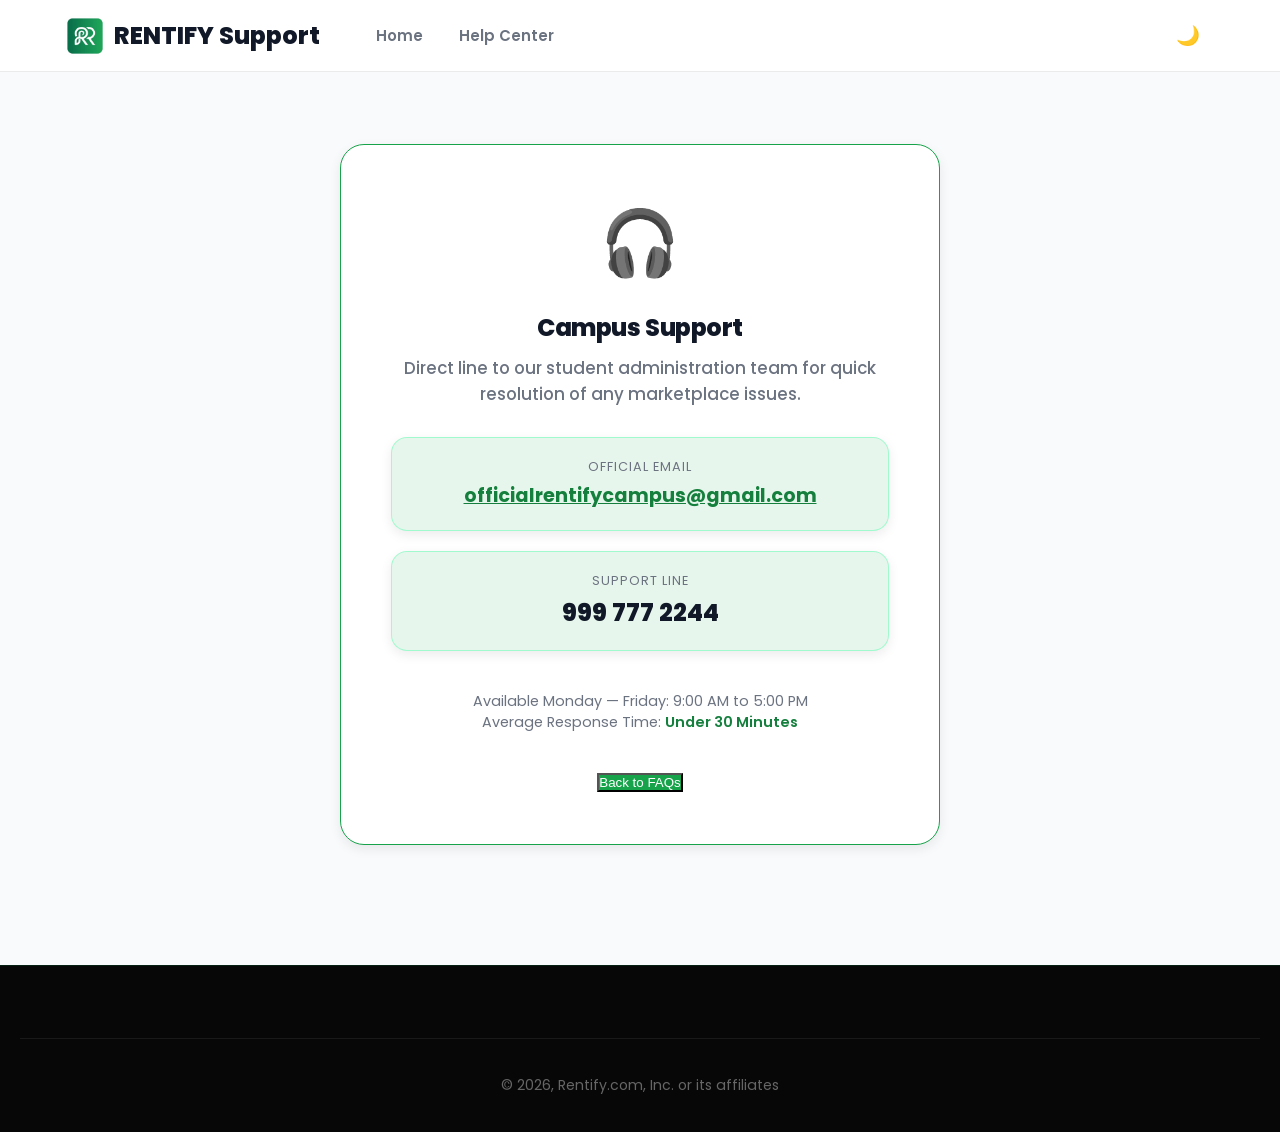
<file: support.html>
<!DOCTYPE html>
<html lang="en">
<head>
    <meta charset="UTF-8">
    <meta name="viewport" content="width=device-width, initial-scale=1.0">
    <title>Campus Support - RENTIFY</title>
    <link rel="stylesheet" href="style.css">
    <link rel="icon" type="image/png" href="logo.jpeg">
</head>
<body>
    <nav class="navbar">
        <div class="nav-container">
            <a href="index.html" class="brand-link">
                <div class="brand-logo">
                    <img src="logo.jpeg" alt="Rentify Logo" class="brand-img" style="height: 42px; border-radius: 10px;">
                    <span>RENTIFY Support</span>
                </div>
            </a>
            <div class="nav-links">
                <a href="index.html" class="nav-btn">Home</a>
                <a href="help.html" class="nav-btn">Help Center</a>
            </div>
            <button id="themeToggle" class="nav-btn" aria-label="Toggle Dark Mode" style="font-size: 1.2rem; background:transparent; border:none; cursor:pointer; margin-left:auto;">
                <span id="themeIcon">🌙</span>
            </button>
        </div>
    </nav>

    <main class="content">
        <section class="view-section active" style="max-width: 600px; margin: 40px auto; text-align: center;">
            <div class="glass-panel" style="padding: 50px; border-radius: var(--radius-lg); border: 1px solid var(--green);">
                <div style="font-size: 4rem; margin-bottom: 20px;">🎧</div>
                <h2 style="margin-bottom: 10px;">Campus Support</h2>
                <p class="subtitle" style="margin-bottom: 30px;">Direct line to our student administration team for quick resolution of any marketplace issues.</p>
                
                <div style="display: flex; flex-direction: column; gap: 20px; align-items: center;">
                    <div class="glass-panel" style="width: 100%; padding: 20px; background: var(--green-dim); border-color: rgba(0,255,136,0.3);">
                        <div style="font-size: 0.8rem; text-transform: uppercase; letter-spacing: 1px; color: var(--text-muted); margin-bottom: 5px;">Official Email</div>
                        <div style="font-size: 1.2rem; font-weight: 700; color: var(--green-dark);">
                            <a href="mailto:officialrentifycampus@gmail.com" style="text-decoration: underline;">officialrentifycampus@gmail.com</a>
                        </div>
                    </div>

                    <div class="glass-panel" style="width: 100%; padding: 20px; background: var(--green-dim); border-color: rgba(0,255,136,0.3);">
                        <div style="font-size: 0.8rem; text-transform: uppercase; letter-spacing: 1px; color: var(--text-muted); margin-bottom: 5px;">Support Line</div>
                        <div style="font-size: 1.5rem; font-weight: 800; color: var(--text);">
                            <a href="tel:9997772244">999 777 2244</a>
                        </div>
                    </div>
                </div>

                <div style="margin-top: 40px; font-size: 0.9rem; color: var(--text-muted);">
                    Available Monday — Friday: 9:00 AM to 5:00 PM<br>
                    Average Response Time: <span style="color: var(--green-dark); font-weight: 600;">Under 30 Minutes</span>
                </div>
                
                <button class="primary-btn mt-top" onclick="window.location.href='help.html'" style="margin-top: 40px;">Back to FAQs</button>
            </div>
        </section>
    </main>

    <footer class="glass-panel-footer">
        <div class="footer-bottom">
            <p>&copy; 2026, Rentify.com, Inc. or its affiliates</p>
        </div>
    </footer>
    <script src="script.js?v=4"></script>
</body>
</html>
</file>
<file: style.css>
/* =========================================================================
   RENTIFY — Premium Campus Marketplace (v3 — Deployment Ready)
   Adaptive Light/Dark Theme · Neon Green Brand · Zero Fixed Colors
========================================================================= */
@import url('https://fonts.googleapis.com/css2?family=Poppins:wght@400;500;600;700;800&display=swap');

/* ── 1. DESIGN TOKENS ───────────────────────────────────────────────── */
:root {
  --green:        #16A34A;
  --green-dark:   #15803D;
  --green-light:  #DCFCE7;
  --green-dim:    rgba(22, 163, 74, 0.1);
  --green-glow:   0 0 15px rgba(22, 163, 74, 0.3);

  --bg:           #F9FAFB;
  --surface:      #FFFFFF;
  --surface-2:    #F3F4F6;
  --text:         #111827;
  --text-muted:   #6B7280;
  --border:       rgba(0,0,0,.08);

  --shadow-sm:    0 1px 3px rgba(0,0,0,.1);
  --shadow-md:    0 4px 12px rgba(0,0,0,.08);
  --shadow-float: 0 12px 24px rgba(0,0,0,0.12);

  --radius-sm: 10px;
  --radius-md: 16px;
  --radius-lg: 24px;

  --shine: linear-gradient(110deg, transparent 25%, rgba(255,255,255,0.2) 50%, transparent 75%);

  --font: 'Poppins', -apple-system, BlinkMacSystemFont, sans-serif;
  --nav-h: 72px;
  --transition: .3s cubic-bezier(.4,0,.2,1);
}

:root[data-theme="dark"] {
  --bg:         #0A0A0A;
  --surface:    #111111;
  --surface-2:  #1A1A1A;
  --text:       #F9FAFB;
  --text-muted: #9CA3AF;
  --border:     rgba(255,255,255,.08);

  --shadow-sm:    0 2px 8px rgba(0,0,0,.4);
  --shadow-md:    0 8px 24px rgba(0,0,0,.6);
  --shadow-float: 0 20px 40px rgba(0,0,0,.8);
}

/* ── 2. RESET ────────────────────────────────────────────────────────── */
*, *::before, *::after { margin:0; padding:0; box-sizing:border-box; }
html { scroll-behavior: smooth; }

body {
  font-family: var(--font);
  background: var(--bg);
  color: var(--text);
  min-height: 100vh;
  display: flex;
  flex-direction: column;
  overflow-x: hidden;
  -webkit-font-smoothing: antialiased;
  transition: background var(--transition), color var(--transition);
}

h1,h2,h3,h4 { color: var(--text); letter-spacing: -.02em; font-weight: 800; }
a { color: inherit; text-decoration: none; }

/* ── 3. UTILITIES ────────────────────────────────────────────────────── */
.text-green  { color: var(--green); }
.text-center { text-align: center; }
.subtitle    { color: var(--text-muted); font-size: 1.05rem; font-weight: 500; margin-bottom: 16px; }
.mt-top      { margin-top: 24px; }
.mb-20       { margin-bottom: 20px; }
.full-width-btn { width: 100%; }
.slide-up    { animation: slideUp .6s cubic-bezier(.16,1,.3,1) both; will-change: transform, opacity; }
.blur-entrance { animation: blurIn .5s ease both; will-change: filter, opacity; }


@keyframes slideUp  { from { opacity:0; transform:translateY(24px); } to { opacity:1; transform:translateY(0); } }
@keyframes blurIn   { from { opacity:0; filter:blur(8px); }           to { opacity:1; filter:blur(0); } }

@keyframes floatTilt {
  0%   { transform: translateY(0)    rotateX(1.5deg) rotateY(-3deg); filter: drop-shadow(0 15px 25px rgba(0,255,136,.15)); }
  50%  { transform: translateY(-18px) rotateX(-1.5deg) rotateY(4deg); filter: drop-shadow(0 30px 40px rgba(0,255,136,.3)); }
  100% { transform: translateY(0)    rotateX(1.5deg) rotateY(-3deg); filter: drop-shadow(0 15px 25px rgba(0,255,136,.15)); }
}

/* ── 4. NAVBAR ───────────────────────────────────────────────────────── */
.navbar {
  position: fixed; top:0; left:0; right:0;
  height: var(--nav-h);
  background: rgba(255,255,255,.88);
  backdrop-filter: blur(16px);
  -webkit-backdrop-filter: blur(16px);
  border-bottom: 1px solid var(--border);
  z-index: 1000;
  display: flex; align-items: center;
  transition: background var(--transition), border-color var(--transition);
}
[data-theme="dark"] .navbar {
  background: rgba(10,10,10,.88);
}

.nav-container {
  max-width: 1200px; margin: 0 auto;
  width: 100%; padding: 0 24px;
  display: flex; align-items: center; gap: 8px;
}

.brand-link { display:flex; align-items:center; gap:10px; margin-right:32px; }
.brand-logo { display:flex; align-items:center; gap:8px; font-size:1.5rem; font-weight:800; }
.brand-logo img { height:38px; border-radius:10px; }

.nav-links { display:flex; gap:4px; }
.nav-btn {
  text-decoration:none; background:none; border:none;
  padding:9px 16px; font-family:var(--font); font-weight:600; font-size:.93rem;
  color:var(--text-muted); border-radius:9999px; cursor:pointer;
  transition: color var(--transition), background var(--transition);
}
.nav-btn:hover { color:var(--green); background:var(--green-dim); }
.nav-btn.active { color:var(--text); background:var(--surface-2); }
[data-theme="dark"] .nav-btn.active { background:var(--surface-2); }

.auth-nav-container { margin-left:auto; }
.auth-nav-btn {
  display:inline-block; padding:10px 24px;
  background:var(--green); color:#FFFFFF !important;
  font-weight:700; font-size:.93rem; border-radius:9999px;
  transition: background var(--transition), transform var(--transition);
}
.auth-nav-btn:hover {
  background:var(--green-dark);
  transform: translateY(-2px);
}

/* ── 5. CONTENT LAYOUT ───────────────────────────────────────────────── */
.content {
  flex:1; margin-top:var(--nav-h);
  padding: 32px 20px 80px;
  max-width: 1300px; margin-inline:auto; width:100%;
}

/* ── 6. HERO ─────────────────────────────────────────────────────────── */
.hero {
  background: var(--surface);
  border-radius: var(--radius-lg);
  border: 1px solid var(--border);
  box-shadow: var(--shadow-md);
  overflow: hidden;
  margin-bottom: 50px;
}
.hero-split {
  display: grid; grid-template-columns: 1.2fr 0.8fr;
  align-items: center; min-height: 460px;
  padding: 40px 48px;
}
.hero-content h1 {
  font-size: 3.4rem; line-height: 1.08;
  margin-bottom: 16px;
}
.hero-content p  { font-size:1.05rem; color:var(--text-muted); max-width:90%; line-height:1.7; margin-bottom:24px; }

.hero-badge {
  display:inline-flex; align-items:center; gap:6px;
  padding:6px 16px; border-radius:9999px;
  background:var(--green-dim); border:1px solid rgba(0,255,136,.3);
  color:var(--green-dark); font-weight:700; font-size:.83rem;
  margin-bottom:20px;
  position: relative; overflow: hidden;
}
.hero-badge::before {
  content: ""; position: absolute; top:0; left: -100%; width: 100%; height: 100%;
  background: linear-gradient(90deg, transparent, rgba(255,255,255,0.4), transparent);
  animation: shine-swipe 3s infinite;
}

[data-theme="dark"] .hero-badge { color:var(--green); }

.trust-badges  { display:flex; gap:10px; flex-wrap:wrap; margin-bottom:28px; }
.trust-badge   { padding:7px 14px; border-radius:9999px; background:var(--green-dim); border:1px solid rgba(0,255,136,.25); color:#00aa55; font-weight:700; font-size:.85rem; }
[data-theme="dark"] .trust-badge { color:var(--green); }

.hero-cta-row  { display:flex; gap:12px; flex-wrap:wrap; }
.neon-text {
  background: linear-gradient(90deg, #00CC6A, #00FF88);
  -webkit-background-clip:text; -webkit-text-fill-color:transparent; background-clip:text;
}

/* Logo float animation wrapper */
.hero-3d-wrapper {
  display:flex; align-items:center; justify-content:center; min-height:360px;
  perspective: 1200px;
}
.floating-wrapper {
  animation: floatTilt 8s cubic-bezier(.45,.05,.55,.95) infinite;
  transform-style: preserve-3d; will-change:transform,filter;
}
.animated-logo {
  cursor:pointer; border-radius:20px;
  transition: transform .6s cubic-bezier(.2,.8,.2,1);
  max-width:360px; width:100%; height:auto;
  filter: drop-shadow(0 8px 24px rgba(0,255,136,.3));
}
.floating-wrapper:hover .animated-logo { transform:scale(1.04) translateZ(12px); }

/* ── 7. FEATURE CARDS ────────────────────────────────────────────────── */
.features-grid { display:grid; grid-template-columns:repeat(auto-fit,minmax(280px,1fr)); gap:28px; margin-bottom:50px; }
.feature-card {
  border-radius: var(--radius-md); overflow:hidden;
  background:var(--surface); border:1px solid var(--border);
  transition: transform var(--transition), box-shadow var(--transition), border-color var(--transition);
  text-decoration:none; padding-bottom:28px; display:block;
}
.feature-card:hover {
  transform:translateY(-8px) scale(1.01);
  box-shadow: var(--shadow-float);
  border-color: rgba(0,255,136,.5);
}
.feature-card::after {
  content: "";
  position: absolute; top: 0; left: -100%; width: 50%; height: 100%;
  background: var(--shine);
  pointer-events: none;
}
.feature-card:hover::after {
  animation: shine-swipe 1.2s ease-in-out;
}
@keyframes shine-swipe {
  0% { left: -100%; }
  100% { left: 150%; }
}
.card-image-wrapper { height:220px; overflow:hidden; background:var(--surface-2); position: relative; }
.card-image-wrapper img { width:100%; height:100%; object-fit:cover; transition:transform .6s ease; will-change: transform; }
.feature-card:hover img { transform:scale(1.08); }
.feature-card h3 { padding:22px 22px 0; font-size:1.35rem; position: relative; }
.feature-card p  { padding:10px 22px 0; color:var(--text-muted); font-size:.95rem; line-height:1.6; position: relative; }


/* ── 8. SECTION HEADER ───────────────────────────────────────────────── */
.section-header { margin-bottom:20px; }
.section-header h2 { font-size:1.8rem; margin-bottom:4px; }

/* ── 9. SEARCH ───────────────────────────────────────────────────────── */
.search-ribbon  { padding:12px 20px; margin-bottom:28px; }
.search-container {
  display:flex; align-items:center;
  background:var(--surface); border:1.5px solid var(--border);
  border-radius:9999px; padding:10px 22px;
  width:100%; max-width:560px; margin:0 auto;
  box-shadow:var(--shadow-sm);
  transition: border-color var(--transition), box-shadow var(--transition);
}
.search-container:focus-within { border-color:var(--green); box-shadow:0 0 0 4px var(--green-dim); }
#searchInput { border:none; outline:none; padding:6px; font-family:var(--font); font-size:.95rem; width:100%; background:transparent; color:var(--text); }

/* ── 10. ITEM CARDS ──────────────────────────────────────────────────── */
.items-grid { 
    display:grid; 
    grid-template-columns:repeat(auto-fill,minmax(min(100%, 320px), 1fr)); 
    gap:20px; 
}
.item-card {
  background:var(--surface); border-radius:var(--radius-md);
  border:1px solid var(--border); overflow:hidden;
  display:flex; flex-direction:column;
  transition: transform var(--transition), box-shadow var(--transition), border-color var(--transition);
  position: relative;
  will-change: transform, box-shadow;
  min-height: 400px; /* Highly efficient space */
}
.item-card:hover {
  transform:translateY(-8px) scale(1.01);
  box-shadow: var(--shadow-float);
  border-color: rgba(0,255,136,.45);
}
.item-card::after {
  content: "";
  position: absolute; top:0; left:-100%; width: 50%; height: 100%;
  background: var(--shine);
  pointer-events: none;
}
.item-card:hover::after {
  animation: shine-swipe 1s ease-in-out;
}
[data-theme="dark"] .item-card:hover { box-shadow: var(--shadow-float), 0 0 20px rgba(0,255,136,.15); }


.item-image-placeholder { height:180px; background:var(--surface-2); overflow:hidden; }
.card-real-img { width:100%; height:100%; object-fit:cover; transition:transform .6s ease; }
.item-card:hover .card-real-img { transform:scale(1.08); }

.item-content { padding:18px; flex:1; display:flex; flex-direction:column; }
.item-title   { font-size:1.15rem; margin-bottom:8px; color:var(--text); font-weight:800; }
.item-price   { font-size:1.5rem; font-weight:800; color:var(--green-dark); margin-bottom:12px; display:flex; align-items:flex-start; }
.item-price sup { font-size:.85rem; margin-top:6px; color:var(--text); margin-right:2px; font-weight:600; }
.item-desc    { font-size:.9rem; color:var(--text-muted); flex:1; line-height:1.6; margin-bottom:18px; font-weight: 500; }

/* Highlight for featured/selected items */
.item-card.highlighted {
  border-color: var(--green);
  background: var(--green-light);
}
[data-theme="dark"] .item-card.highlighted {
    background: rgba(22, 163, 74, 0.1);
}

/* Rating Styles */
.item-rating {
    display: flex;
    align-items: center;
    gap: 4px;
    margin-bottom: 8px;
    font-size: 0.85rem;
    font-weight: 700;
    color: #E67E22; /* Darker Golden for better contrast */
}
.star-icon { font-size: 1.1rem; }
.rating-count { color: var(--text-muted); font-weight: 600; font-size: 0.85rem; }
.action-buttons { display:flex; flex-direction:column; gap:8px; margin-top:auto; }

/* ── 11. BUTTONS ─────────────────────────────────────────────────────── */
.cta-btn, .submit-btn, .action-btn, .delete-btn, .wishlist-btn {
  padding:12px 22px; border:none; border-radius:9999px;
  font-family:var(--font); font-weight:700; font-size:.98rem;
  cursor:pointer; display:inline-flex; align-items:center; justify-content:center; gap:8px;
  transition: all var(--transition);
}
.primary-btn {
  background:var(--green); color:#FFFFFF !important;
}
.primary-btn:hover { background:var(--green-dark); transform:translateY(-2px); }

.secondary-btn { background:var(--surface-2); color:var(--text) !important; border:1px solid var(--border); }
.secondary-btn:hover { transform:translateY(-2px); box-shadow:var(--shadow-md); }

.action-btn   { background:var(--green); color:#FFFFFF; width:100%; }
.action-btn:hover { background:var(--green-dark); }

.wishlist-btn { background:transparent; color:var(--text); border:1.5px solid var(--border); width:100%; }
.wishlist-btn:hover { border-color:var(--green); color:var(--green); background:var(--green-dim); }

.delete-btn { background:rgba(239,68,68,.1); color:#EF4444; width:100%; }
.delete-btn:hover { background:rgba(239,68,68,.2); }

/* ── 12. FORMS ───────────────────────────────────────────────────────── */
.split-layout { display: block; } /* Layout normalized to full width */
.form-panel {
  padding:28px; border-radius:var(--radius-md);
  background:var(--surface); border:1px solid var(--border);
  box-shadow:var(--shadow-sm); 
  max-width: 600px; margin: 0 auto 40px; /* Centered for full-width layout */
  height:fit-content;
}
.form-group          { margin-bottom:16px; }
.form-group label    { display:block; margin-bottom:6px; font-weight:700; font-size:.88rem; color:var(--text); }
.form-group input,
.form-group select,
.form-group textarea {
  width:100%; padding:11px 15px; border-radius:10px;
  border:1.5px solid var(--border); font-family:var(--font);
  font-size:.93rem; background:var(--surface-2); color:var(--text);
  transition: border-color var(--transition), box-shadow var(--transition);
}
.form-group input:focus,
.form-group select:focus,
.form-group textarea:focus { outline:none; border-color:var(--green); box-shadow:0 0 0 4px var(--green-dim); }
.form-group textarea { resize:vertical; min-height:100px; }
.row-group { display:flex; gap:12px; }
.flex-1    { flex:1; }

/* Auth forms */
.auth-wrapper    { min-height:80vh; display:flex; align-items:center; justify-content:center; }
.auth-container  { width:100%; max-width:440px; padding:40px; border-radius:var(--radius-lg); background:var(--surface); border:1px solid var(--border); box-shadow:var(--shadow-float); }
.auth-links      { margin-top:28px; text-align:center; font-size:.95rem; font-weight:600; }
.auth-link-muted { color:var(--text-muted); transition:color var(--transition); }
.auth-link-muted:hover { color:var(--green); }

/* ── 13. FOOTER ──────────────────────────────────────────────────────── */
.glass-panel-footer {
  background:#070707; color:#EAEAEA;
  padding: 72px 20px 36px; margin-top:auto;
  border-top: 1px solid rgba(0,255,136,.1);
}
[data-theme="dark"] .glass-panel-footer { background:#000; }

.footer-container {
  max-width:1200px; margin:0 auto;
  display:grid; grid-template-columns:repeat(auto-fit,minmax(180px,1fr));
  gap:36px; margin-bottom:48px;
}
.footer-container h4 {
  color:var(--green); margin-bottom:20px;
  font-size:1.05rem; letter-spacing:.02em;
}
.footer-links-col { display:flex; flex-direction:column; gap:12px; }
.footer-links-col a { color:#AAAAAA; font-size:.93rem; transition:color var(--transition); }
.footer-links-col a:hover { color:var(--green); }
.footer-bottom { text-align:center; border-top:1px solid rgba(255,255,255,.07); padding-top:36px; color:#666; font-size:.88rem; }

/* ── 14. ADMIN ───────────────────────────────────────────────────────── */
.admin-wrap { max-width:900px; margin:40px auto; padding:0 20px; }
.admin-login-box {
  text-align:center; padding:60px 40px;
  background:var(--surface); border:1px solid var(--border);
  border-radius:var(--radius-lg); box-shadow:var(--shadow-md);
}
.admin-pass-box {
  max-width:300px; margin:0 auto;
  background:var(--surface-2); padding:28px;
  border:1px solid var(--border); border-radius:var(--radius-md);
}
.admin-controls { display:flex; gap:10px; flex-wrap:wrap; margin-bottom:24px; }
.admin-tab {
  padding:9px 20px; border:1.5px solid var(--border);
  background:transparent; color:var(--text-muted); border-radius:9999px;
  cursor:pointer; font-weight:600; font-size:.9rem; transition:all var(--transition);
}
.admin-tab.active, .admin-tab:hover { background:var(--green); color:#000; border-color:var(--green); box-shadow:var(--green-glow); }
.admin-item-card {
  display:flex; align-items:center; gap:20px;
  padding:16px 20px; background:var(--surface);
  border:1px solid var(--border); border-radius:var(--radius-sm);
  margin-bottom:10px; transition:all var(--transition);
}
.admin-item-card:hover { border-color:rgba(0,255,136,.3); }
.admin-item-info { flex:1; }
.admin-item-info h4 { margin:0; color:var(--text); font-size:.98rem; }
.admin-item-info p  { margin:4px 0 0; font-size:.83rem; color:var(--text-muted); }
.force-delete-btn {
  background:rgba(239,68,68,.15); color:#EF4444; border:1px solid rgba(239,68,68,.3);
  padding:9px 18px; border-radius:9999px; cursor:pointer; font-weight:700; font-size:.85rem;
  transition:all var(--transition); white-space:nowrap;
}
.force-delete-btn:hover { background:rgba(239,68,68,.3); box-shadow:0 0 12px rgba(239,68,68,.3); }
.admin-add-btn {
  display:flex; align-items:center; justify-content:center; gap:8px;
  padding:11px 20px; background:var(--green); color:#000;
  border:none; border-radius:9999px; font-family:var(--font);
  font-weight:700; cursor:pointer; font-size:.9rem;
  transition:all var(--transition);
}
.admin-add-btn:hover { background:var(--green-dark); box-shadow:var(--green-glow); }

/* ── 15. EMPTY STATE ─────────────────────────────────────────────────── */
.empty-state {
  text-align:center; padding:56px 20px;
  color:var(--text-muted); grid-column:1/-1;
  border:2px dashed var(--border); border-radius:var(--radius-md);
  font-size:1rem; font-weight:600;
}

/* ── 16. GLASS PANEL ─────────────────────────────────────────────────── */
.glass-panel {
  background:var(--surface); border:1px solid var(--border);
  border-radius:var(--radius-md); box-shadow:var(--shadow-md);
  transition:transform var(--transition), box-shadow var(--transition);
}

/* ── 17. LOGIN POPUP / TOAST ─────────────────────────────────────────── */
/* Injected by JS */

/* ── 18. RESPONSIVE ──────────────────────────────────────────────────── */
@media (max-width:900px) {
  .hero-split  { grid-template-columns:1fr; padding:36px 24px; text-align:center; min-height:unset; }
  .hero-content { margin-bottom:36px; }
  .hero-content p { max-width:100%; }
  .trust-badges, .hero-cta-row { justify-content:center; }
  .hero-3d-wrapper { min-height:260px; }
  .animated-logo { max-width:260px; }

  .split-layout { grid-template-columns:1fr; }
  .form-panel   { position:static; }
  .nav-links    { display:none; }
  .hero-content h1 { font-size:2.2rem; }
}

@media (max-width:600px) {
  .hero-content h1 { font-size:1.8rem; }
  .hero-content p { font-size: 0.9rem; }
  .content { padding: 20px 12px 100px; } /* Extra bottom padding for Bottom Nav */
  .nav-container { padding: 0 12px; }
  .brand-logo span { font-size: 1.1rem; }
  .item-card { min-height: 420px; }
  
  /* Mobile-first alignment for forms */
  .form-panel { padding: 20px; }
  .split-input { flex-direction: column; gap: 15px; }
}

/* ── 19. BOTTOM NAVIGATION (MOBILE) ──────────────────────────────────── */
.bottom-nav {
  display: none;
  position: fixed; bottom: 16px; left: 50%; transform: translateX(-50%);
  background: rgba(var(--surface), 0.85); 
  backdrop-filter: blur(12px); -webkit-backdrop-filter: blur(12px);
  border: 1px solid var(--border);
  border-radius: 999px;
  padding: 8px 16px;
  justify-content: space-between;
  align-items: center;
  gap: 8px;
  max-width: 92%; width: 400px;
  box-shadow: 0 10px 40px rgba(0,0,0,0.2);
  z-index: 99999;
}
[data-theme="dark"] .bottom-nav { background: rgba(20,20,20,0.85); }

.nav-item {
  display: flex; flex-direction: column; align-items: center;
  text-decoration: none; color: var(--text-muted);
  gap: 4px; padding: 6px 12px; border-radius: 16px;
  transition: all 0.3s ease;
}
.nav-item.active { color: var(--green); background: var(--green-dim); }
.nav-item svg { width: 20px; height: 20px; }
.nav-item span { font-size: 0.7rem; font-weight: 700; text-transform: uppercase; letter-spacing: 0.5px; }

@media (max-width: 768px) {
  .bottom-nav { display: flex; }
}

/* ── 20. MARKETPLACE PLACEHOLDERS (VACANCY FIX) ────────────────────────── */
.market-tips-panel {
    background: var(--surface-2);
    border: 2px dashed var(--border);
    border-radius: var(--radius-md);
    padding: 32px;
    text-align: center;
    color: var(--text-muted);
    grid-column: 1 / -1; /* Fill the whole row if list is empty */
    display: flex; flex-direction: column; align-items: center; gap: 16px;
}
.market-tips-panel h3 { color: var(--text); font-weight: 800; }
.market-tips-panel p { max-width: 400px; line-height: 1.6; }
.market-tips-panel .tip-icon { font-size: 2.5rem; opacity: 0.5; }



/* ── 20. PREMIUM ORDER CARDS ─────────────────────────────────────────── */
.order-premium-card {
  border: 2px solid var(--green) !important;
  box-shadow: 0 0 15px rgba(0,255,136,0.2) !important;
  background: linear-gradient(145deg, var(--surface) 80%, rgba(0,255,136,0.05) 100%) !important;
  transition: transform 0.3s, box-shadow 0.3s !important;
}
.order-premium-card:hover {
  transform: translateY(-4px) scale(1.02);
  box-shadow: 0 0 30px rgba(0,255,136,0.4) !important;
}
.order-premium-card .item-title { font-weight: 800; font-size: 1.25rem; color: var(--text); margin-bottom:4px; }
.order-premium-card .item-price { font-weight: 800; color: var(--green); font-size: 1.4rem; margin-top:2px; }
.order-premium-card .otp-badge {
  display: inline-block; padding: 4px 12px; background: rgba(0,255,136,0.15);
  color: var(--green-dark); border-radius: 8px; font-family: monospace; font-weight: 800;
  font-size: 1.1rem; letter-spacing: 2px; border: 1px solid rgba(0,255,136,0.4);
  margin-top: 8px;
}
[data-theme="dark"] .order-premium-card .otp-badge { color: var(--green); }

/* ── 15. IMAGE UPLOADS ───────────────────────────────────────────────── */
.upload-drop-zone {
    border: 3px dashed var(--border);
    border-radius: var(--radius-md);
    padding: 40px 20px;
    text-align: center;
    cursor: pointer;
    transition: all 0.3s ease;
    background: var(--surface-2);
    position: relative;
    overflow: hidden;
}
.upload-drop-zone:hover, .upload-drop-zone.dragover {
    border-color: var(--green);
    background: var(--green-dim);
}
.upload-drop-zone input[type="file"] {
    position: absolute;
    inset: 0;
    opacity: 0;
    cursor: pointer;
}
.img-upload-preview {
    width: 100%;
    max-height: 250px;
    object-fit: cover;
    border-radius: var(--radius-sm);
    margin-top: 15px;
    display: none;
    border: 2px solid var(--green);
}
.upload-icon {
    font-size: 2.5rem;
    margin-bottom: 12px;
    display: block;
}

/* ── 21. SUCCESS CHECKMARK ANIMATION ──────────────────────────────────── */
.success-animation {
    margin: 20px auto;
    display: flex;
    justify-content: center;
}

.checkmark {
    width: 80px;
    height: 80px;
    border-radius: 50%;
    display: block;
    stroke-width: 2;
    stroke: var(--green);
    stroke-miterlimit: 10;
    box-shadow: inset 0px 0px 0px var(--green);
    animation: fill .4s ease-in-out .4s forwards, scale .3s ease-in-out .9s both;
}

.checkmark__circle {
    stroke-dasharray: 166;
    stroke-dashoffset: 166;
    stroke-width: 2;
    stroke-miterlimit: 10;
    stroke: var(--green);
    fill: none;
    animation: stroke 0.6s cubic-bezier(0.65, 0, 0.45, 1) forwards;
}

.checkmark__check {
    transform-origin: 50% 50%;
    stroke-dasharray: 48;
    stroke-dashoffset: 48;
    animation: stroke 0.3s cubic-bezier(0.65, 0, 0.45, 1) 0.8s forwards;
}

@keyframes stroke {
    100% { stroke-dashoffset: 0; }
}

@keyframes scale {
    0%, 100% { transform: none; }
    50% { transform: scale3d(1.1, 1.1, 1); }
}

@keyframes fill {
    100% { box-shadow: inset 0px 0px 0px 40px var(--green-dim); }
}
/* ── 22. PROFILE DROPDOWN ────────────────────────────────────────── */
.profile-wrapper {
    position: relative;
    display: inline-block;
}

.profile-trigger {
    background: var(--surface-2);
    border: 1px solid var(--border);
    width: 42px;
    height: 42px;
    border-radius: 50%;
    display: flex;
    align-items: center;
    justify-content: center;
    cursor: pointer;
    transition: all var(--transition);
    overflow: hidden;
}

.profile-trigger:hover {
    border-color: var(--green);
    background: var(--green-dim);
}

.profile-trigger svg {
    width: 20px;
    height: 20px;
    fill: var(--text-muted);
}

.dropdown-menu {
    position: absolute;
    top: calc(100% + 12px);
    right: 0;
    width: 200px;
    background: var(--surface);
    border: 1px solid var(--border);
    border-radius: var(--radius-md);
    box-shadow: var(--shadow-float);
    padding: 8px;
    z-index: 1100;
    display: none;
    opacity: 0;
    transform: translateY(10px);
    transition: all 0.3s cubic-bezier(0.16, 1, 0.3, 1);
}

.dropdown-menu.active {
    display: block;
    opacity: 1;
    transform: translateY(0);
}

.dropdown-item {
    display: flex;
    align-items: center;
    gap: 12px;
    padding: 12px 16px;
    color: var(--text);
    font-size: 0.93rem;
    font-weight: 600;
    border-radius: 10px;
    transition: all var(--transition);
    cursor: pointer;
    width: 100%;
    border: none;
    background: none;
    text-align: left;
}

.dropdown-item:hover {
    background: var(--green-dim);
    color: var(--green-dark);
}

.dropdown-divider {
    height: 1px;
    background: var(--border);
    margin: 8px 0;
}

.logout-item {
    color: #EF4444;
}

.logout-item:hover {
    background: rgba(239, 68, 68, 0.08);
    color: #EF4444;
}
</file>
